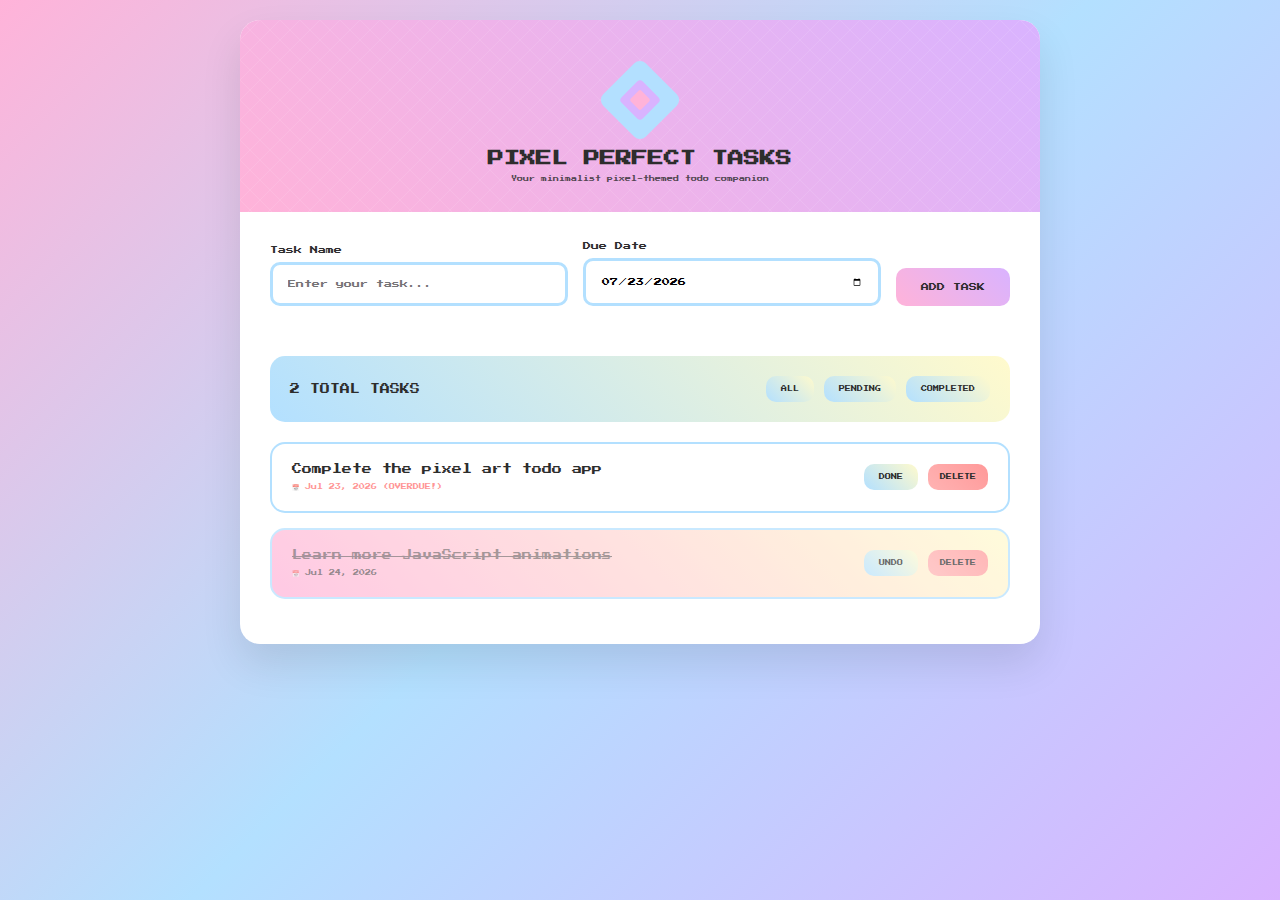
<file: index.html>
<!DOCTYPE html>
<html lang="en">
<head>
    <meta charset="UTF-8">
    <meta name="viewport" content="width=device-width, initial-scale=1.0, user-scalable=no, maximum-scale=1.0">
    <meta name="mobile-web-app-capable" content="yes">
    <meta name="apple-mobile-web-app-capable" content="yes">
    <meta name="apple-mobile-web-app-status-bar-style" content="default">
    <title>Pixel Perfect Tasks</title>
    <link rel="stylesheet" href="style.css">
    <link href="https://fonts.googleapis.com/css2?family=Press+Start+2P&display=swap" rel="stylesheet">
</head>
<body>
    <div class="container">
        <div class="header">
            <div class="pixel-art"></div>
            <h1 class="title">PIXEL PERFECT TASKS</h1>
            <p class="subtitle">Your minimalist pixel-themed todo companion</p>
        </div>

        <div class="input-section">
            <div class="input-group">
                <div class="input-row">
                    <div class="input-field">
                        <label for="taskInput">Task Name</label>
                        <input type="text" id="taskInput" placeholder="Enter your task...">
                    </div>
                    <div class="input-field">
                        <label for="dateInput">Due Date</label>
                        <input type="date" id="dateInput">
                    </div>
                    <button class="btn btn-primary" onclick="addTask()">ADD TASK</button>
                </div>
            </div>
        </div>

        <div class="tasks-section">
            <div class="tasks-header">
                <div class="task-count">
                    <span id="taskCount">0 TASKS</span>
                </div>
                <div class="filter-buttons">
                    <button class="btn btn-secondary" onclick="filterTasks('all')">ALL</button>
                    <button class="btn btn-secondary" onclick="filterTasks('pending')">PENDING</button>
                    <button class="btn btn-secondary" onclick="filterTasks('completed')">COMPLETED</button>
                </div>
            </div>

            <div id="tasksList" class="tasks-list">
                <div class="empty-state">
                    <div class="empty-pixel-art"></div>
                    <p>NO TASKS YET!</p>
                    <p style="font-size: 6px; margin-top: 10px;">Add your first task above</p>
                </div>
            </div>
        </div>
    </div>

    <div id="notification" class="notification"></div>

    <script src="script.js"></script>
</body>
</html>
</file>
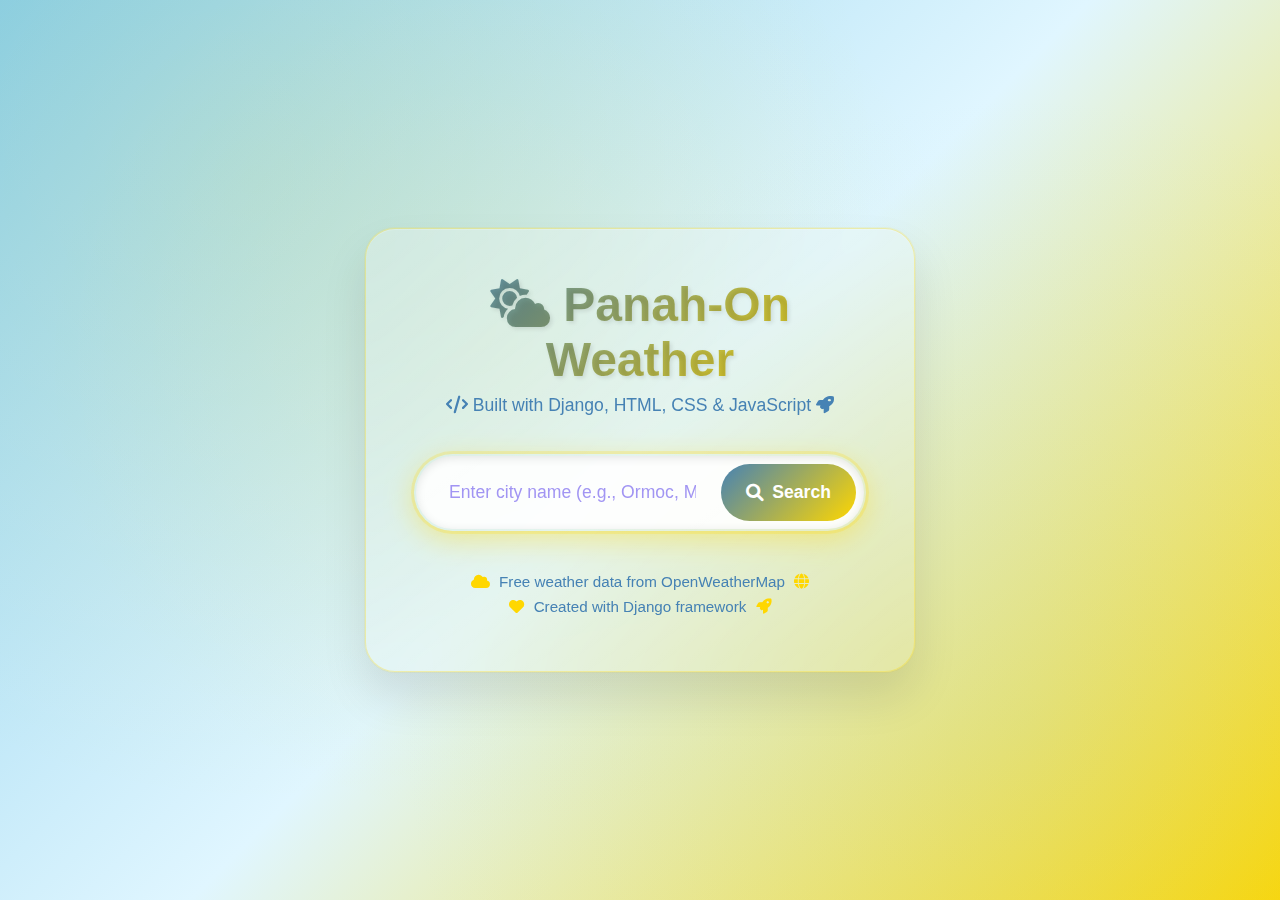
<file: panahon/panahon_project/templates/index.html>
<!DOCTYPE html>
<html lang="en">
<head>
    <meta charset="UTF-8">
    <meta name="viewport" content="width=device-width, initial-scale=1.0">
    <title>Panah-On Weather App</title>
    <link href="https://cdnjs.cloudflare.com/ajax/libs/font-awesome/6.0.0/css/all.min.css" rel="stylesheet">
    <style>
        * {
            margin: 0;
            padding: 0;
            box-sizing: border-box;
        }

        body {
            font-family: 'Segoe UI', Tahoma, Geneva, Verdana, sans-serif;
            background: linear-gradient(135deg, #87CEEB 0%, #E0F6FF 50%, #FFD700 100%);
            min-height: 100vh;
            display: flex;
            justify-content: center;
            align-items: center;
            color: #2C3E50;
            position: relative;
            overflow-x: hidden;
        }

        /* Background Animation */
        body::before {
            content: '';
            position: absolute;
            top: 0;
            left: 0;
            width: 100%;
            height: 100%;
            background:
                radial-gradient(circle at 20% 20%, rgba(255, 215, 0, 0.1) 0%, transparent 50%),
                radial-gradient(circle at 80% 80%, rgba(135, 206, 235, 0.15) 0%, transparent 50%),
                radial-gradient(circle at 40% 40%, rgba(255, 215, 0, 0.08) 0%, transparent 50%);
            animation: float 20s ease-in-out infinite;
        }

        @keyframes float {
            0%, 100% { transform: translateY(0px) rotate(0deg); }
            50% { transform: translateY(-20px) rotate(180deg); }
        }

        .weather-container {
            background: linear-gradient(145deg, rgba(255, 255, 255, 0.25), rgba(255, 255, 255, 0.1));
            backdrop-filter: blur(20px);
            border: 1px solid rgba(255, 215, 0, 0.3);
            padding: 3rem;
            border-radius: 30px;
            box-shadow:
                0 25px 45px rgba(0, 0, 0, 0.1),
                inset 0 1px 0 rgba(255, 255, 255, 0.2),
                0 0 0 1px rgba(255, 215, 0, 0.1);
            text-align: center;
            max-width: 550px;
            width: 90%;
            position: relative;
            z-index: 10;
            animation: slideIn 0.8s ease-out;
        }

        @keyframes slideIn {
            from {
                opacity: 0;
                transform: translateY(30px);
            }
            to {
                opacity: 1;
                transform: translateY(0);
            }
        }

        .app-title {
            font-size: 3rem;
            background: linear-gradient(135deg, #4682B4, #FFD700);
            -webkit-background-clip: text;
            -webkit-text-fill-color: transparent;
            background-clip: text;
            margin-bottom: 0.5rem;
            font-weight: 800;
            text-shadow: 2px 2px 4px rgba(0, 0, 0, 0.1);
            animation: glow 2s ease-in-out infinite alternate;
        }

        @keyframes glow {
            from { filter: drop-shadow(0 0 5px rgba(255, 215, 0, 0.3)); }
            to { filter: drop-shadow(0 0 15px rgba(255, 215, 0, 0.6)); }
        }

        .app-subtitle {
            color: #4682B4;
            font-size: 1.1rem;
            margin-bottom: 2rem;
            font-weight: 500;
        }

        .search-container {
            margin: 2.5rem 0;
            position: relative;
        }

        .search-wrapper {
            position: relative;
            display: flex;
            align-items: center;
            background: rgba(255, 255, 255, 0.9);
            border-radius: 50px;
            padding: 8px;
            box-shadow:
                inset 0 2px 10px rgba(0, 0, 0, 0.1),
                0 5px 20px rgba(255, 215, 0, 0.2);
            border: 2px solid transparent;
            background-clip: padding-box;
            transition: all 0.3s ease;
        }

        .search-wrapper:focus-within {
            box-shadow:
                inset 0 2px 10px rgba(0, 0, 0, 0.1),
                0 8px 30px rgba(255, 215, 0, 0.4),
                0 0 0 3px rgba(255, 215, 0, 0.2);
            transform: translateY(-2px);
        }

        .search-input {
            flex: 1;
            padding: 18px 25px;
            font-size: 1.1rem;
            border: none;
            background: transparent;
            outline: none;
            color: #2C3E50;
            font-weight: 500;
        }

        .search-input::placeholder {
            color: #7B68EE;
            opacity: 0.7;
        }

        .search-btn {
            padding: 18px 25px;
            background: linear-gradient(135deg, #4682B4, #FFD700);
            color: white;
            border: none;
            border-radius: 45px;
            font-size: 1.1rem;
            cursor: pointer;
            font-weight: 600;
            transition: all 0.3s ease;
            display: flex;
            align-items: center;
            gap: 8px;
            min-width: 130px;
            justify-content: center;
        }

        .search-btn:hover {
            transform: translateY(-3px);
            box-shadow: 0 10px 25px rgba(255, 215, 0, 0.4);
            background: linear-gradient(135deg, #5A9FD4, #FFE55C);
        }

        .search-btn:active {
            transform: translateY(-1px);
        }

        .loading {
            display: none;
            margin: 2rem 0;
            font-size: 1.3rem;
            color: #4682B4;
            font-weight: 600;
        }

        .loading i {
            animation: spin 1s linear infinite;
            margin-right: 10px;
            color: #FFD700;
        }

        @keyframes spin {
            from { transform: rotate(0deg); }
            to { transform: rotate(360deg); }
        }

        .weather-display {
            display: none;
            margin-top: 2.5rem;
            padding: 2.5rem;
            background: linear-gradient(145deg, #4682B4, #5A9FD4);
            border-radius: 25px;
            color: white;
            position: relative;
            overflow: hidden;
            animation: fadeInUp 0.6s ease-out;
        }

        @keyframes fadeInUp {
            from {
                opacity: 0;
                transform: translateY(20px);
            }
            to {
                opacity: 1;
                transform: translateY(0);
            }
        }

        .weather-display::before {
            content: '';
            position: absolute;
            top: 0;
            left: 0;
            right: 0;
            bottom: 0;
            background:
                radial-gradient(circle at 30% 30%, rgba(255, 215, 0, 0.2) 0%, transparent 50%),
                radial-gradient(circle at 70% 70%, rgba(255, 255, 255, 0.1) 0%, transparent 50%);
            pointer-events: none;
        }

        .weather-display > * {
            position: relative;
            z-index: 2;
        }

        .weather-location {
            font-size: 2rem;
            font-weight: 700;
            margin-bottom: 1rem;
            text-shadow: 2px 2px 4px rgba(0, 0, 0, 0.3);
        }

        .weather-location i {
            color: #FFD700;
            margin-right: 10px;
        }

        .weather-temp {
            font-size: 5rem;
            font-weight: 800;
            margin: 1.5rem 0;
            text-shadow: 3px 3px 6px rgba(0, 0, 0, 0.3);
            background: linear-gradient(135deg, #FFD700, #FFF);
            -webkit-background-clip: text;
            -webkit-text-fill-color: transparent;
            background-clip: text;
        }

        .weather-condition {
            font-size: 1.6rem;
            margin-bottom: 1.5rem;
            text-transform: capitalize;
            font-weight: 600;
            display: flex;
            align-items: center;
            justify-content: center;
            gap: 10px;
        }

        .weather-condition i {
            font-size: 2rem;
            color: #FFD700;
        }

        .weather-details {
            display: grid;
            grid-template-columns: repeat(auto-fit, minmax(250px, 1fr));
            gap: 1.5rem;
            margin-top: 2rem;
        }

        .weather-detail {
            background: rgba(255, 255, 255, 0.15);
            padding: 1.5rem;
            border-radius: 15px;
            backdrop-filter: blur(10px);
            border: 1px solid rgba(255, 215, 0, 0.2);
            transition: all 0.3s ease;
        }

        .weather-detail:hover {
            transform: translateY(-5px);
            background: rgba(255, 255, 255, 0.2);
            box-shadow: 0 10px 25px rgba(0, 0, 0, 0.15);
        }

        .detail-label {
            font-size: 1rem;
            opacity: 0.9;
            margin-bottom: 0.8rem;
            font-weight: 500;
            display: flex;
            align-items: center;
            gap: 8px;
        }

        .detail-label i {
            color: #FFD700;
            font-size: 1.2rem;
        }

        .detail-value {
            font-size: 1.5rem;
            font-weight: 700;
            text-shadow: 1px 1px 2px rgba(0, 0, 0, 0.2);
        }

        .error-message {
            display: none;
            background: linear-gradient(135deg, #FF6B6B, #FF8E8E);
            color: white;
            padding: 1.5rem;
            border-radius: 15px;
            margin-top: 1.5rem;
            font-weight: 600;
            box-shadow: 0 5px 15px rgba(255, 107, 107, 0.3);
            animation: shake 0.5s ease-in-out;
        }

        @keyframes shake {
            0%, 100% { transform: translateX(0); }
            25% { transform: translateX(-5px); }
            75% { transform: translateX(5px); }
        }

        .footer {
            margin-top: 2.5rem;
            font-size: 0.95rem;
            color: #4682B4;
            font-weight: 500;
        }

        .footer p {
            margin: 0.5rem 0;
        }

        .footer i {
            color: #FFD700;
            margin: 0 5px;
        }

        /* Responsive Design */
        @media (max-width: 768px) {
            .weather-container {
                padding: 2rem;
                margin: 1rem;
            }

            .app-title {
                font-size: 2.5rem;
            }

            .search-wrapper {
                flex-direction: column;
                gap: 10px;
            }

            .search-input {
                width: 100%;
                text-align: center;
            }

            .search-btn {
                width: 100%;
            }

            .weather-details {
                grid-template-columns: 1fr;
            }

            .weather-temp {
                font-size: 4rem;
            }

            .weather-location {
                font-size: 1.5rem;
            }
        }

        @media (max-width: 480px) {
            .weather-container {
                padding: 1.5rem;
            }

            .app-title {
                font-size: 2rem;
            }

            .weather-temp {
                font-size: 3.5rem;
            }
        }

        /* Additional animations */
        .weather-detail {
            animation: slideInDetail 0.6s ease-out forwards;
            opacity: 0;
        }

        .weather-detail:nth-child(1) { animation-delay: 0.1s; }
        .weather-detail:nth-child(2) { animation-delay: 0.2s; }
        .weather-detail:nth-child(3) { animation-delay: 0.3s; }
        .weather-detail:nth-child(4) { animation-delay: 0.4s; }

        @keyframes slideInDetail {
            from {
                opacity: 0;
                transform: translateX(-20px);
            }
            to {
                opacity: 1;
                transform: translateX(0);
            }
        }
    </style>
</head>
<body>
    <div class="weather-container">
        <h1 class="app-title">
            <i class="fas fa-cloud-sun"></i>
            Panah-On Weather
        </h1>
        <p class="app-subtitle">
            <i class="fas fa-code"></i>
            Built with Django, HTML, CSS & JavaScript
            <i class="fas fa-rocket"></i>
        </p>

        <div class="search-container">
            <div class="search-wrapper">
                <input type="text" id="cityInput" class="search-input" placeholder="Enter city name (e.g., Ormoc, Manila, Tokyo)..." />
                <button id="searchBtn" class="search-btn">
                    <i class="fas fa-search"></i>
                    Search
                </button>
            </div>
        </div>

        <div id="loading" class="loading">
            <i class="fas fa-spinner"></i>
            Getting weather data...
        </div>

        <div id="weatherDisplay" class="weather-display">
            <div id="weatherLocation" class="weather-location">
                <i class="fas fa-map-marker-alt"></i>
                <span></span>
            </div>
            <div id="weatherTemp" class="weather-temp"></div>
            <div id="weatherCondition" class="weather-condition">
                <i class="fas fa-cloud"></i>
                <span></span>
            </div>

            <div class="weather-details">
                <div class="weather-detail">
                    <div class="detail-label">
                        <i class="fas fa-thermometer-half"></i>
                        Feels Like
                    </div>
                    <div id="feelsLike" class="detail-value"></div>
                </div>
                <div class="weather-detail">
                    <div class="detail-label">
                        <i class="fas fa-tint"></i>
                        Humidity
                    </div>
                    <div id="humidity" class="detail-value"></div>
                </div>
                <div class="weather-detail">
                    <div class="detail-label">
                        <i class="fas fa-wind"></i>
                        Wind Speed
                    </div>
                    <div id="windSpeed" class="detail-value"></div>
                </div>
                <div class="weather-detail">
                    <div class="detail-label">
                        <i class="fas fa-eye"></i>
                        Pressure
                    </div>
                    <div id="pressure" class="detail-value"></div>
                </div>
            </div>
        </div>

        <div id="errorMessage" class="error-message"></div>

        <div class="footer">
            <p>
                <i class="fas fa-cloud"></i>
                Free weather data from OpenWeatherMap
                <i class="fas fa-globe"></i>
            </p>
            <p>
                <i class="fas fa-heart"></i>
                Created with Django framework
                <i class="fas fa-rocket"></i>
            </p>
        </div>
    </div>

    <script>
        class WeatherApp {
            constructor() {
                this.cityInput = document.getElementById('cityInput');
                this.searchBtn = document.getElementById('searchBtn');
                this.loading = document.getElementById('loading');
                this.weatherDisplay = document.getElementById('weatherDisplay');
                this.errorMessage = document.getElementById('errorMessage');

                this.setupEventListeners();
                this.addInteractiveFeatures();
            }

            setupEventListeners() {
                this.searchBtn.addEventListener('click', () => {
                    this.searchWeather();
                });

                this.cityInput.addEventListener('keypress', (e) => {
                    if (e.key === 'Enter') {
                        this.searchWeather();
                    }
                });

                // Auto-focus on input when page loads
                this.cityInput.focus();
            }

            addInteractiveFeatures() {
                // Add typing effect for placeholder
                const originalPlaceholder = this.cityInput.placeholder;
                this.cityInput.addEventListener('focus', () => {
                    this.cityInput.placeholder = 'Type city name...';
                });

                this.cityInput.addEventListener('blur', () => {
                    if (!this.cityInput.value) {
                        this.cityInput.placeholder = originalPlaceholder;
                    }
                });

                // Add button ripple effect
                this.searchBtn.addEventListener('click', (e) => {
                    const ripple = document.createElement('div');
                    const rect = this.searchBtn.getBoundingClientRect();
                    const size = Math.max(rect.width, rect.height);
                    const x = e.clientX - rect.left - size / 2;
                    const y = e.clientY - rect.top - size / 2;

                    ripple.style.cssText = `
                        position: absolute;
                        width: ${size}px;
                        height: ${size}px;
                        left: ${x}px;
                        top: ${y}px;
                        background: rgba(255, 255, 255, 0.5);
                        border-radius: 50%;
                        transform: scale(0);
                        animation: ripple 0.6s ease-out;
                        pointer-events: none;
                    `;

                    this.searchBtn.style.position = 'relative';
                    this.searchBtn.style.overflow = 'hidden';
                    this.searchBtn.appendChild(ripple);

                    setTimeout(() => {
                        ripple.remove();
                    }, 600);
                });
            }

            async searchWeather() {
                const city = this.cityInput.value.trim();

                if (!city) {
                    this.showError('Please enter a city name!');
                    this.cityInput.focus();
                    return;
                }

                this.showLoading();
                this.hideError();
                this.hideWeatherDisplay();

                try {
                    const response = await fetch('/api/weather/', {
                        method: 'POST',
                        headers: {
                            'Content-Type': 'application/json',
                            'X-CSRFToken': this.getCSRFToken(),
                        },
                        body: JSON.stringify({ city: city })
                    });

                    const data = await response.json();

                    if (data.success) {
                        this.displayWeather(data.data);
                    } else {
                        this.showError(data.error || 'Could not get weather data for this city');
                    }
                } catch (error) {
                    console.error('Error:', error);
                    this.showError('Network error. Please check your internet connection and try again.');
                } finally {
                    this.hideLoading();
                }
            }

            displayWeather(weatherData) {
                // Update weather display with enhanced formatting
                const locationSpan = document.querySelector('#weatherLocation span');
                locationSpan.textContent = `${weatherData.city}, ${weatherData.country}`;

                document.getElementById('weatherTemp').textContent = `${weatherData.temperature}°C`;

                const conditionSpan = document.querySelector('#weatherCondition span');
                conditionSpan.textContent = weatherData.description;

                document.getElementById('feelsLike').textContent = `${weatherData.feels_like}°C`;
                document.getElementById('humidity').textContent = `${weatherData.humidity}%`;
                document.getElementById('windSpeed').textContent = `${weatherData.wind_speed} m/s`;
                document.getElementById('pressure').textContent = `${weatherData.pressure} hPa`;

                // Update weather condition icon based on description
                this.updateWeatherIcon(weatherData.condition.toLowerCase());

                this.showWeatherDisplay();
            }

            updateWeatherIcon(condition) {
                const conditionIcon = document.querySelector('#weatherCondition i');
                const iconMap = {
                    'clear': 'fas fa-sun',
                    'clouds': 'fas fa-cloud',
                    'rain': 'fas fa-cloud-rain',
                    'drizzle': 'fas fa-cloud-drizzle',
                    'thunderstorm': 'fas fa-bolt',
                    'snow': 'fas fa-snowflake',
                    'mist': 'fas fa-smog',
                    'fog': 'fas fa-smog',
                    'haze': 'fas fa-smog'
                };

                const iconClass = iconMap[condition] || 'fas fa-cloud';
                conditionIcon.className = iconClass;
            }

            getCSRFToken() {
                const token = document.querySelector('[name=csrfmiddlewaretoken]');
                return token ? token.value : '';
            }

            showLoading() {
                this.loading.style.display = 'block';
                this.searchBtn.disabled = true;
                this.searchBtn.innerHTML = '<i class="fas fa-spinner fa-spin"></i> Loading...';
            }

            hideLoading() {
                this.loading.style.display = 'none';
                this.searchBtn.disabled = false;
                this.searchBtn.innerHTML = '<i class="fas fa-search"></i> Search';
            }

            showWeatherDisplay() {
                this.weatherDisplay.style.display = 'block';
                // Reset and trigger detail animations
                const details = document.querySelectorAll('.weather-detail');
                details.forEach((detail, index) => {
                    detail.style.animation = 'none';
                    setTimeout(() => {
                        detail.style.animation = `slideInDetail 0.6s ease-out forwards`;
                        detail.style.animationDelay = `${(index + 1) * 0.1}s`;
                    }, 50);
                });
            }

            hideWeatherDisplay() {
                this.weatherDisplay.style.display = 'none';
            }

            showError(message) {
                this.errorMessage.innerHTML = `<i class="fas fa-exclamation-triangle"></i> ${message}`;
                this.errorMessage.style.display = 'block';
                setTimeout(() => {
                    this.hideError();
                }, 5000);
            }

            hideError() {
                this.errorMessage.style.display = 'none';
            }
        }

        // Add CSS animation for ripple effect
        const style = document.createElement('style');
        style.textContent = `
            @keyframes ripple {
                to {
                    transform: scale(4);
                    opacity: 0;
                }
            }
        `;
        document.head.appendChild(style);

        // Initialize the weather app when page loads
        document.addEventListener('DOMContentLoaded', () => {
            new WeatherApp();
        });
    </script>
</body>
</html>
</file>
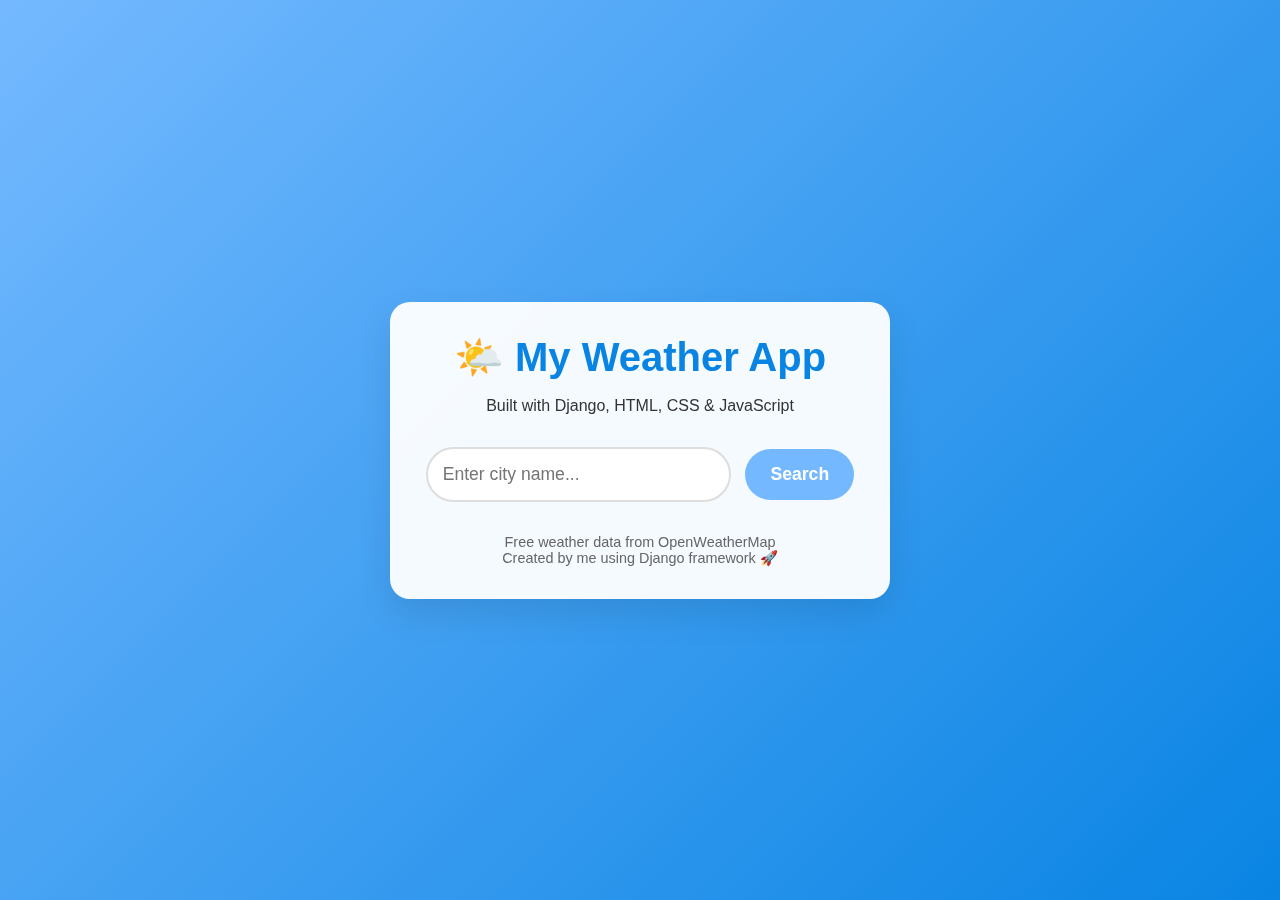
<file: panah-on/pno.html>
<!DOCTYPE html>
<html lang="en">
<head>
    <meta charset="UTF-8">
    <meta name="viewport" content="width=device-width, initial-scale=1.0">
    <title>My Weather App</title>
    <style>
        /* My CSS Styles */
        * {
            margin: 0;
            padding: 0;
            box-sizing: border-box;
        }

        body {
            font-family: 'Arial', sans-serif;
            background: linear-gradient(135deg, #74b9ff, #0984e3);
            min-height: 100vh;
            display: flex;
            justify-content: center;
            align-items: center;
            color: #333;
        }

        .weather-container {
            background: rgba(255, 255, 255, 0.95);
            padding: 2rem;
            border-radius: 20px;
            box-shadow: 0 15px 35px rgba(0, 0, 0, 0.1);
            text-align: center;
            max-width: 500px;
            width: 90%;
            backdrop-filter: blur(10px);
        }

        .app-title {
            font-size: 2.5rem;
            color: #0984e3;
            margin-bottom: 1rem;
            font-weight: bold;
        }

        .search-container {
            margin: 2rem 0;
        }

        .search-input {
            width: 70%;
            padding: 15px;
            font-size: 1.1rem;
            border: 2px solid #ddd;
            border-radius: 50px;
            outline: none;
            transition: all 0.3s ease;
        }

        .search-input:focus {
            border-color: #74b9ff;
            box-shadow: 0 0 10px rgba(116, 185, 255, 0.3);
        }

        .search-btn {
            width: 25%;
            padding: 15px;
            margin-left: 10px;
            background: #74b9ff;
            color: white;
            border: none;
            border-radius: 50px;
            font-size: 1.1rem;
            cursor: pointer;
            transition: all 0.3s ease;
            font-weight: bold;
        }

        .search-btn:hover {
            background: #0984e3;
            transform: translateY(-2px);
        }

        .loading {
            display: none;
            margin: 2rem 0;
            font-size: 1.2rem;
            color: #74b9ff;
        }

        .weather-display {
            display: none;
            margin-top: 2rem;
            padding: 2rem;
            background: linear-gradient(135deg, #74b9ff, #0984e3);
            border-radius: 15px;
            color: white;
        }

        .weather-location {
            font-size: 1.8rem;
            font-weight: bold;
            margin-bottom: 1rem;
        }

        .weather-temp {
            font-size: 4rem;
            font-weight: bold;
            margin: 1rem 0;
        }

        .weather-condition {
            font-size: 1.4rem;
            margin-bottom: 1rem;
            text-transform: capitalize;
        }

        .weather-details {
            display: grid;
            grid-template-columns: 1fr 1fr;
            gap: 1rem;
            margin-top: 1.5rem;
        }

        .weather-detail {
            background: rgba(255, 255, 255, 0.2);
            padding: 1rem;
            border-radius: 10px;
            backdrop-filter: blur(5px);
        }

        .detail-label {
            font-size: 0.9rem;
            opacity: 0.8;
            margin-bottom: 0.5rem;
        }

        .detail-value {
            font-size: 1.3rem;
            font-weight: bold;
        }

        .error-message {
            display: none;
            background: #ff7675;
            color: white;
            padding: 1rem;
            border-radius: 10px;
            margin-top: 1rem;
        }

        .footer {
            margin-top: 2rem;
            font-size: 0.9rem;
            color: #666;
        }

        /* My responsive design */
        @media (max-width: 600px) {
            .search-input {
                width: 100%;
                margin-bottom: 10px;
            }

            .search-btn {
                width: 100%;
                margin-left: 0;
            }

            .weather-details {
                grid-template-columns: 1fr;
            }

            .weather-temp {
                font-size: 3rem;
            }
        }
    </style>
</head>
<body>
    <div class="weather-container">
        <h1 class="app-title">🌤️ My Weather App</h1>
        <p>Built with Django, HTML, CSS & JavaScript</p>

        <div class="search-container">
            <input type="text" id="cityInput" class="search-input" placeholder="Enter city name..." />
            <button id="searchBtn" class="search-btn">Search</button>
        </div>

        <div id="loading" class="loading">
            🔄 Getting weather data...
        </div>

        <div id="weatherDisplay" class="weather-display">
            <div id="weatherLocation" class="weather-location"></div>
            <div id="weatherTemp" class="weather-temp"></div>
            <div id="weatherCondition" class="weather-condition"></div>

            <div class="weather-details">
                <div class="weather-detail">
                    <div class="detail-label">Feels Like</div>
                    <div id="feelsLike" class="detail-value"></div>
                </div>
                <div class="weather-detail">
                    <div class="detail-label">Humidity</div>
                    <div id="humidity" class="detail-value"></div>
                </div>
                <div class="weather-detail">
                    <div class="detail-label">Wind Speed</div>
                    <div id="windSpeed" class="detail-value"></div>
                </div>
                <div class="weather-detail">
                    <div class="detail-label">Pressure</div>
                    <div id="pressure" class="detail-value"></div>
                </div>
            </div>
        </div>

        <div id="errorMessage" class="error-message"></div>

        <div class="footer">
            <p>Free weather data from OpenWeatherMap</p>
            <p>Created by me using Django framework 🚀</p>
        </div>
    </div>

    <script>
        // My JavaScript code to handle the weather app functionality

        class WeatherApp {
            constructor() {
                // I set up my elements and event listeners
                this.cityInput = document.getElementById('cityInput');
                this.searchBtn = document.getElementById('searchBtn');
                this.loading = document.getElementById('loading');
                this.weatherDisplay = document.getElementById('weatherDisplay');
                this.errorMessage = document.getElementById('errorMessage');

                this.setupEventListeners();
            }

            setupEventListeners() {
                // I handle the search button click
                this.searchBtn.addEventListener('click', () => {
                    this.searchWeather();
                });

                // I handle pressing Enter in the input field
                this.cityInput.addEventListener('keypress', (e) => {
                    if (e.key === 'Enter') {
                        this.searchWeather();
                    }
                });
            }

            async searchWeather() {
                const city = this.cityInput.value.trim();

                if (!city) {
                    this.showError('I need you to enter a city name!');
                    return;
                }

                this.showLoading();
                this.hideError();
                this.hideWeatherDisplay();

                try {
                    // I send a request to my Django backend
                    const response = await fetch('/api/weather/', {
                        method: 'POST',
                        headers: {
                            'Content-Type': 'application/json',
                        },
                        body: JSON.stringify({ city: city })
                    });

                    const data = await response.json();

                    if (data.success) {
                        this.displayWeather(data.data);
                    } else {
                        this.showError(data.error || 'I could not get weather data');
                    }
                } catch (error) {
                    console.error('Error:', error);
                    this.showError('Something went wrong. Please check your internet connection.');
                } finally {
                    this.hideLoading();
                }
            }

            displayWeather(weatherData) {
                // I update the weather display with the data I received
                document.getElementById('weatherLocation').textContent =
                    `${weatherData.city}, ${weatherData.country}`;
                document.getElementById('weatherTemp').textContent =
                    `${weatherData.temperature}°C`;
                document.getElementById('weatherCondition').textContent =
                    weatherData.description;
                document.getElementById('feelsLike').textContent =
                    `${weatherData.feels_like}°C`;
                document.getElementById('humidity').textContent =
                    `${weatherData.humidity}%`;
                document.getElementById('windSpeed').textContent =
                    `${weatherData.wind_speed} m/s`;
                document.getElementById('pressure').textContent =
                    `${weatherData.pressure} hPa`;

                this.showWeatherDisplay();
            }

            showLoading() {
                this.loading.style.display = 'block';
            }

            hideLoading() {
                this.loading.style.display = 'none';
            }

            showWeatherDisplay() {
                this.weatherDisplay.style.display = 'block';
            }

            hideWeatherDisplay() {
                this.weatherDisplay.style.display = 'none';
            }

            showError(message) {
                this.errorMessage.textContent = message;
                this.errorMessage.style.display = 'block';
            }

            hideError() {
                this.errorMessage.style.display = 'none';
            }
        }

        // I initialize my weather app when the page loads
        document.addEventListener('DOMContentLoaded', () => {
            new WeatherApp();
        });
    </script>
</body>
</html>
</file>
<file: style.css>
:root {
    --light-pink: #FFB3D9;
    --light-blue: #B3E0FF;
    --lavender: #D9B3FF;
    --pastel-yellow: #FFFACD;
    --white: #FFFFFF;
    --dark-text: #2D2D2D;
    --shadow: rgba(0, 0, 0, 0.1);
}

* {
    margin: 0;
    padding: 0;
    box-sizing: border-box;
}

body {
    font-family: 'Press Start 2P', monospace;
    background: linear-gradient(135deg, var(--light-pink) 0%, var(--light-blue) 50%, var(--lavender) 100%);
    min-height: 100vh;
    padding: 20px;
    font-size: 8px;
}

.container {
    max-width: 800px;
    margin: 0 auto;
    background: var(--white);
    border-radius: 20px;
    box-shadow: 0 20px 40px var(--shadow);
    overflow: hidden;
    animation: slideIn 0.8s cubic-bezier(0.68, -0.55, 0.265, 1.55);
}

@keyframes slideIn {
    from {
        transform: translateY(50px);
        opacity: 0;
    }
    to {
        transform: translateY(0);
        opacity: 1;
    }
}

.header {
    background: linear-gradient(45deg, var(--light-pink), var(--lavender));
    padding: 30px;
    text-align: center;
    position: relative;
    overflow: hidden;
}

.header::before {
    content: '';
    position: absolute;
    top: 0;
    left: 0;
    right: 0;
    bottom: 0;
    background-image: 
        linear-gradient(45deg, transparent 49%, rgba(255,255,255,0.1) 50%, transparent 51%),
        linear-gradient(-45deg, transparent 49%, rgba(255,255,255,0.1) 50%, transparent 51%);
    background-size: 20px 20px;
    animation: pixelMove 4s linear infinite;
}

@keyframes pixelMove {
    0% { background-position: 0 0, 0 0; }
    100% { background-position: 20px 20px, -20px 20px; }
}

.title {
    color: var(--dark-text);
    font-size: 16px;
    margin-bottom: 10px;
    position: relative;
    z-index: 1;
}

.subtitle {
    color: var(--dark-text);
    font-size: 6px;
    opacity: 0.8;
    position: relative;
    z-index: 1;
}

.pixel-art {
    width: 60px;
    height: 60px;
    margin: 20px auto;
    background: var(--light-blue);
    position: relative;
    transform: rotate(45deg);
    border-radius: 8px;
    animation: float 3s ease-in-out infinite;
}

@keyframes float {
    0%, 100% { transform: rotate(45deg) translateY(0px); }
    50% { transform: rotate(45deg) translateY(-10px); }
}

.pixel-art::before {
    content: '';
    position: absolute;
    top: 50%;
    left: 50%;
    width: 30px;
    height: 30px;
    background: var(--lavender);
    transform: translate(-50%, -50%);
    border-radius: 4px;
}

.pixel-art::after {
    content: '';
    position: absolute;
    top: 50%;
    left: 50%;
    width: 15px;
    height: 15px;
    background: var(--light-pink);
    transform: translate(-50%, -50%);
    border-radius: 2px;
}

.input-section {
    padding: 30px;
    background: var(--white);
}

.input-group {
    display: flex;
    flex-direction: column;
    gap: 15px;
    margin-bottom: 20px;
}

.input-row {
    display: flex;
    gap: 15px;
    align-items: flex-end;
}

.input-field {
    flex: 1;
}

label {
    display: block;
    margin-bottom: 8px;
    color: var(--dark-text);
    font-size: 8px;
}

input[type="text"], input[type="date"] {
    width: 100%;
    padding: 15px;
    border: 3px solid var(--light-blue);
    border-radius: 10px;
    font-family: 'Press Start 2P', monospace;
    font-size: 8px;
    background: var(--white);
    transition: all 0.3s cubic-bezier(0.4, 0, 0.2, 1);
}

input[type="text"]:focus, input[type="date"]:focus {
    border-color: var(--lavender);
    outline: none;
    box-shadow: 0 0 0 3px rgba(217, 179, 255, 0.2);
    transform: translateY(-2px);
}

.btn {
    padding: 15px 25px;
    border: none;
    border-radius: 10px;
    font-family: 'Press Start 2P', monospace;
    font-size: 8px;
    cursor: pointer;
    transition: all 0.3s cubic-bezier(0.4, 0, 0.2, 1);
    position: relative;
    overflow: hidden;
}

.btn:hover {
    transform: translateY(-3px);
    box-shadow: 0 10px 20px var(--shadow);
}

.btn:active {
    transform: translateY(0);
}

.btn-primary {
    background: linear-gradient(45deg, var(--light-pink), var(--lavender));
    color: var(--dark-text);
}

.btn-secondary {
    background: linear-gradient(45deg, var(--light-blue), var(--pastel-yellow));
    color: var(--dark-text);
    font-size: 6px;
    padding: 10px 15px;
}

.btn-danger {
    background: linear-gradient(45deg, #FFB3B3, #FF9999);
    color: var(--dark-text);
    font-size: 6px;
    padding: 8px 12px;
}

.tasks-section {
    padding: 0 30px 30px;
}

.tasks-header {
    display: flex;
    justify-content: space-between;
    align-items: center;
    margin-bottom: 20px;
    padding: 20px;
    background: linear-gradient(45deg, var(--light-blue), var(--pastel-yellow));
    border-radius: 15px;
}

.task-count {
    font-size: 10px;
    color: var(--dark-text);
}

.filter-buttons {
    display: flex;
    gap: 10px;
}

.task-item {
    background: var(--white);
    border: 2px solid var(--light-blue);
    border-radius: 15px;
    padding: 20px;
    margin-bottom: 15px;
    transition: all 0.4s cubic-bezier(0.68, -0.55, 0.265, 1.55);
    position: relative;
    overflow: hidden;
}

.task-item::before {
    content: '';
    position: absolute;
    top: 0;
    left: -100%;
    width: 100%;
    height: 100%;
    background: linear-gradient(90deg, transparent, rgba(255, 255, 255, 0.4), transparent);
    transition: left 0.6s;
}

.task-item:hover::before {
    left: 100%;
}

.task-item:hover {
    transform: translateY(-5px);
    box-shadow: 0 15px 30px var(--shadow);
    border-color: var(--lavender);
}

.task-item.completed {
    opacity: 0.7;
    background: linear-gradient(45deg, var(--light-pink), var(--pastel-yellow));
}

.task-content {
    display: flex;
    justify-content: space-between;
    align-items: flex-start;
    gap: 20px;
}

.task-info {
    flex: 1;
}

.task-name {
    font-size: 10px;
    color: var(--dark-text);
    margin-bottom: 10px;
    word-break: break-word;
}

.task-name.completed {
    text-decoration: line-through;
    opacity: 0.6;
}

.task-date {
    font-size: 6px;
    color: var(--dark-text);
    opacity: 0.7;
}

.task-actions {
    display: flex;
    gap: 10px;
    flex-shrink: 0;
}

.empty-state {
    text-align: center;
    padding: 60px 20px;
    color: var(--dark-text);
    opacity: 0.6;
}

.empty-pixel-art {
    width: 80px;
    height: 80px;
    margin: 0 auto 20px;
    background: var(--light-blue);
    border-radius: 50%;
    position: relative;
    animation: pulse 2s ease-in-out infinite;
}

@keyframes pulse {
    0%, 100% { transform: scale(1); opacity: 0.7; }
    50% { transform: scale(1.1); opacity: 1; }
}

.empty-pixel-art::before {
    content: '';
    position: absolute;
    top: 25px;
    left: 20px;
    width: 15px;
    height: 15px;
    background: var(--dark-text);
    border-radius: 50%;
}

.empty-pixel-art::after {
    content: '';
    position: absolute;
    top: 25px;
    right: 20px;
    width: 15px;
    height: 15px;
    background: var(--dark-text);
    border-radius: 50%;
}

.task-enter {
    animation: taskSlideIn 0.5s cubic-bezier(0.68, -0.55, 0.265, 1.55);
}

@keyframes taskSlideIn {
    from {
        transform: translateX(-100%) rotate(-5deg);
        opacity: 0;
    }
    to {
        transform: translateX(0) rotate(0deg);
        opacity: 1;
    }
}

.task-exit {
    animation: taskSlideOut 0.4s cubic-bezier(0.55, 0.055, 0.675, 0.19);
}

@keyframes taskSlideOut {
    to {
        transform: translateX(100%) rotate(5deg);
        opacity: 0;
        height: 0;
        margin: 0;
        padding: 0;
    }
}

.notification {
    position: fixed;
    bottom: 30px;
    left: 50%;
    transform: translateX(-50%) translateY(100px);
    padding: 15px 25px;
    border-radius: 10px;
    font-family: 'Press Start 2P', monospace;
    font-size: 8px;
    color: var(--dark-text);
    transition: transform 0.4s cubic-bezier(0.68, -0.55, 0.265, 1.55);
    z-index: 1000;
    max-width: 90%;
    text-align: center;
}

.notification.success {
    background: linear-gradient(45deg, #B3FFB3, #99FF99);
}

.notification.error {
    background: linear-gradient(45deg, #FFB3B3, #FF9999);
}

.notification.show {
    transform: translateX(-50%) translateY(0);
}

/* Enhanced Mobile Responsiveness */
@media (max-width: 768px) {
    body {
        padding: 10px;
        font-size: 7px;
    }

    .container {
        border-radius: 15px;
        margin: 0;
    }

    .header {
        padding: 20px;
    }

    .title {
        font-size: 12px;
        margin-bottom: 8px;
    }

    .subtitle {
        font-size: 5px;
    }

    .pixel-art {
        width: 50px;
        height: 50px;
        margin: 15px auto;
    }

    .input-section {
        padding: 20px;
    }

    .input-row {
        flex-direction: column;
        gap: 10px;
    }

    .input-field {
        width: 100%;
    }

    input[type="text"], input[type="date"] {
        padding: 12px;
        font-size: 7px;
    }

    .btn {
        padding: 12px 20px;
        font-size: 7px;
        width: 100%;
    }

    .btn-primary {
        margin-top: 10px;
    }

    .tasks-section {
        padding: 0 20px 20px;
    }

    .tasks-header {
        flex-direction: column;
        gap: 15px;
        text-align: center;
        padding: 15px;
    }

    .task-count {
        font-size: 8px;
    }

    .filter-buttons {
        flex-wrap: wrap;
        justify-content: center;
        gap: 8px;
    }

    .btn-secondary {
        font-size: 5px;
        padding: 8px 12px;
        min-width: 70px;
    }

    .task-item {
        padding: 15px;
        margin-bottom: 12px;
    }

    .task-content {
        flex-direction: column;
        gap: 12px;
    }

    .task-name {
        font-size: 8px;
        margin-bottom: 8px;
    }

    .task-date {
        font-size: 5px;
    }

    .task-actions {
        justify-content: center;
        gap: 8px;
    }

    .btn-danger {
        font-size: 5px;
        padding: 6px 10px;
    }

    .empty-state {
        padding: 40px 15px;
    }

    .empty-pixel-art {
        width: 60px;
        height: 60px;
        margin-bottom: 15px;
    }

    .notification {
        bottom: 20px;
        font-size: 6px;
        padding: 12px 20px;
        max-width: 85%;
    }
}

/* Extra small screens */
@media (max-width: 480px) {
    body {
        font-size: 6px;
        padding: 5px;
    }

    .title {
        font-size: 10px;
    }

    .subtitle {
        font-size: 4px;
    }

    .input-section, .tasks-section {
        padding: 15px;
    }

    .task-name {
        font-size: 7px;
    }

    .task-date {
        font-size: 4px;
    }

    .btn-secondary, .btn-danger {
        font-size: 4px;
        padding: 6px 8px;
    }

    .notification {
        font-size: 5px;
        padding: 10px 15px;
        bottom: 15px;
    }
}

/* Touch-friendly improvements */
@media (hover: none) and (pointer: coarse) {
    .btn {
        min-height: 44px; /* Apple's recommended touch target size */
        padding: 15px 20px;
    }

    .btn-secondary, .btn-danger {
        min-height: 40px;
        padding: 10px 15px;
    }

    input[type="text"], input[type="date"] {
        min-height: 44px;
        padding: 15px;
    }

    .task-item {
        padding: 20px;
    }

    /* Remove hover effects on touch devices */
    .task-item:hover {
        transform: none;
        box-shadow: 0 5px 15px var(--shadow);
    }

    .btn:hover {
        transform: none;
        box-shadow: 0 5px 10px var(--shadow);
    }
}
</file>
